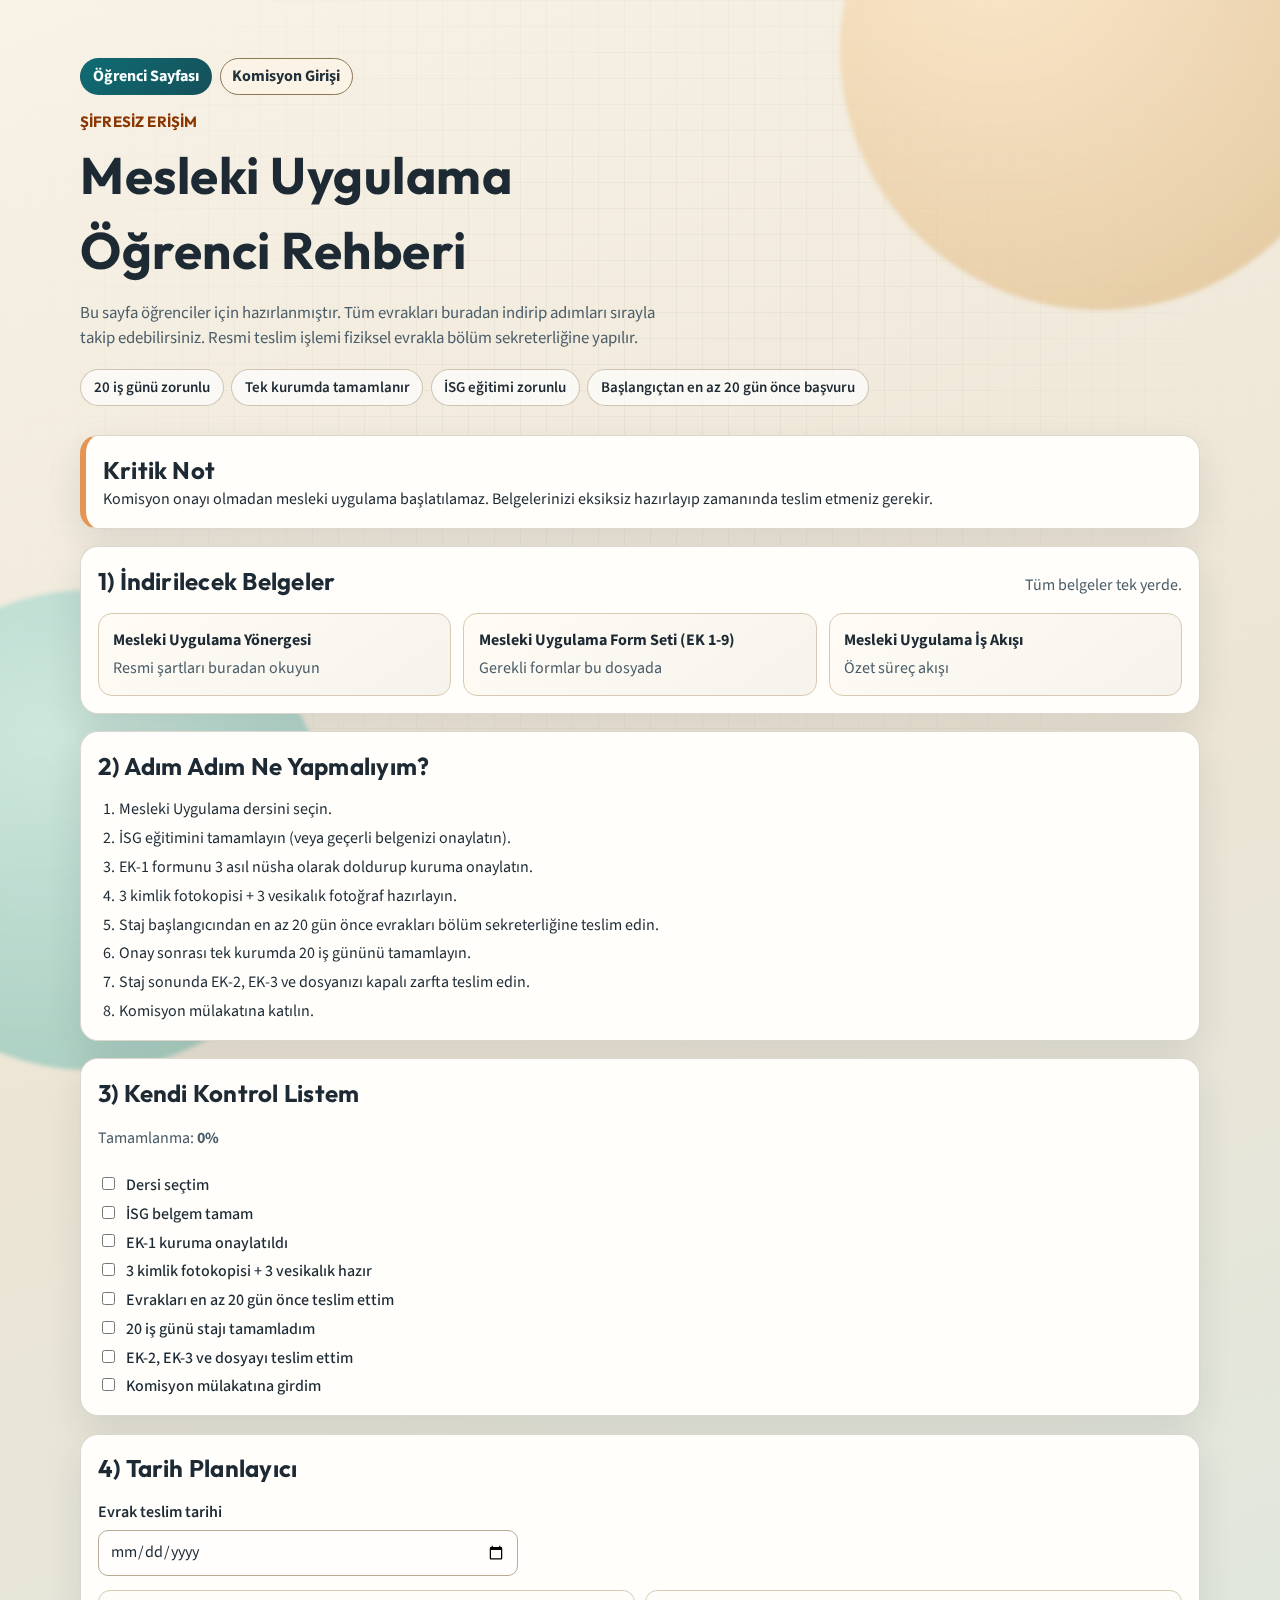
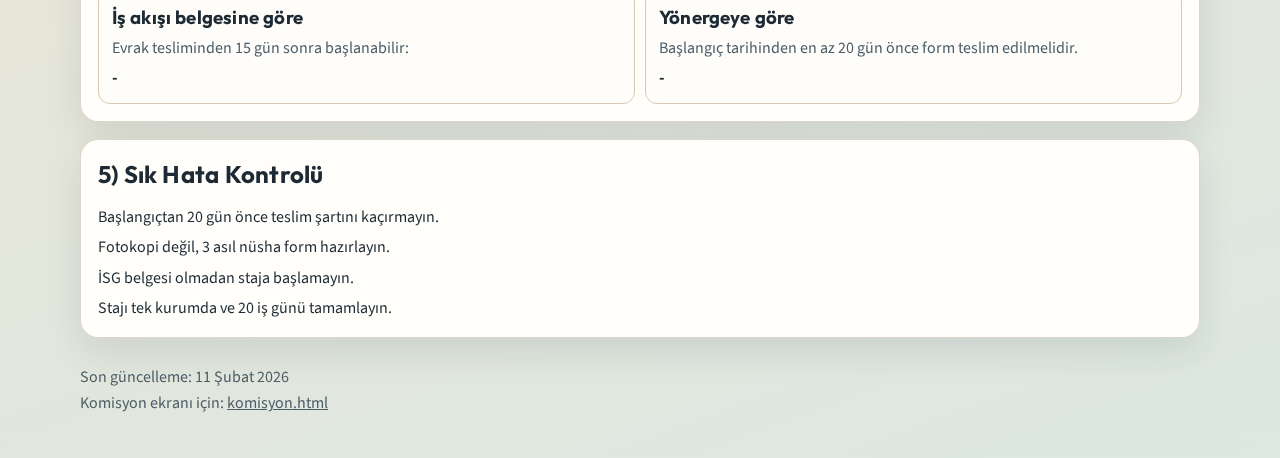
<file: index.html>
<!doctype html>
<html lang="tr">
<head>
  <meta charset="UTF-8" />
  <meta name="viewport" content="width=device-width, initial-scale=1.0" />
  <title>Mesleki Uygulama Öğrenci Sayfası</title>
  <meta
    name="description"
    content="Gazetecilik bölümü öğrencileri için mesleki uygulama sürecinde takip edilmesi gereken adımlar ve belgeler."
  />
  <link rel="preconnect" href="https://fonts.googleapis.com" />
  <link rel="preconnect" href="https://fonts.gstatic.com" crossorigin />
  <link
    href="https://fonts.googleapis.com/css2?family=Outfit:wght@300;400;500;600;700;800&family=Source+Sans+3:wght@400;500;600;700&display=swap"
    rel="stylesheet"
  />
  <link rel="stylesheet" href="styles.css" />
</head>
<body>
  <div class="bg-orb orb-1" aria-hidden="true"></div>
  <div class="bg-orb orb-2" aria-hidden="true"></div>
  <div class="bg-grid" aria-hidden="true"></div>

  <header class="hero container">
    <nav class="top-nav" aria-label="Sayfa bağlantıları">
      <a class="nav-chip active" href="index.html">Öğrenci Sayfası</a>
      <a class="nav-chip" href="komisyon.html">Komisyon Girişi</a>
    </nav>

    <p class="kicker">Şifresiz Erişim</p>
    <h1>Mesleki Uygulama Öğrenci Rehberi</h1>
    <p class="lead">
      Bu sayfa öğrenciler için hazırlanmıştır. Tüm evrakları buradan indirip adımları sırayla takip edebilirsiniz.
      Resmi teslim işlemi fiziksel evrakla bölüm sekreterliğine yapılır.
    </p>

    <div class="rule-chips">
      <span>20 iş günü zorunlu</span>
      <span>Tek kurumda tamamlanır</span>
      <span>İSG eğitimi zorunlu</span>
      <span>Başlangıçtan en az 20 gün önce başvuru</span>
    </div>
  </header>

  <main class="container stack-xl">
    <section class="card notice">
      <h2>Kritik Not</h2>
      <p>
        Komisyon onayı olmadan mesleki uygulama başlatılamaz. Belgelerinizi eksiksiz hazırlayıp zamanında teslim
        etmeniz gerekir.
      </p>
    </section>

    <section class="card stack-md">
      <div class="section-title-row">
        <h2>1) İndirilecek Belgeler</h2>
        <p class="muted">Tüm belgeler tek yerde.</p>
      </div>
      <div class="doc-grid">
        <a class="doc-card" href="docs/if-mesleki-uygulama-yonergesi.pdf" target="_blank" rel="noopener noreferrer">
          <strong>Mesleki Uygulama Yönergesi</strong>
          <span>Resmi şartları buradan okuyun</span>
        </a>
        <a class="doc-card" href="docs/mesleki-uygulama-formu_1.pdf" target="_blank" rel="noopener noreferrer">
          <strong>Mesleki Uygulama Form Seti (EK 1-9)</strong>
          <span>Gerekli formlar bu dosyada</span>
        </a>
        <a class="doc-card" href="docs/mesleki-uygulama-is-akisi.pdf" target="_blank" rel="noopener noreferrer">
          <strong>Mesleki Uygulama İş Akışı</strong>
          <span>Özet süreç akışı</span>
        </a>
      </div>
    </section>

    <section class="card stack-md">
      <h2>2) Adım Adım Ne Yapmalıyım?</h2>
      <ol class="steps-list">
        <li>Mesleki Uygulama dersini seçin.</li>
        <li>İSG eğitimini tamamlayın (veya geçerli belgenizi onaylatın).</li>
        <li>EK-1 formunu 3 asıl nüsha olarak doldurup kuruma onaylatın.</li>
        <li>3 kimlik fotokopisi + 3 vesikalık fotoğraf hazırlayın.</li>
        <li>Staj başlangıcından en az 20 gün önce evrakları bölüm sekreterliğine teslim edin.</li>
        <li>Onay sonrası tek kurumda 20 iş gününü tamamlayın.</li>
        <li>Staj sonunda EK-2, EK-3 ve dosyanızı kapalı zarfta teslim edin.</li>
        <li>Komisyon mülakatına katılın.</li>
      </ol>
    </section>

    <section class="card stack-md">
      <h2>3) Kendi Kontrol Listem</h2>
      <p class="panel-meta">Tamamlanma: <strong data-progress-for="student">0%</strong></p>
      <ul class="checklist" data-role="student">
        <li><label><input type="checkbox" data-key="student-1" /> Dersi seçtim</label></li>
        <li><label><input type="checkbox" data-key="student-2" /> İSG belgem tamam</label></li>
        <li><label><input type="checkbox" data-key="student-3" /> EK-1 kuruma onaylatıldı</label></li>
        <li><label><input type="checkbox" data-key="student-4" /> 3 kimlik fotokopisi + 3 vesikalık hazır</label></li>
        <li><label><input type="checkbox" data-key="student-5" /> Evrakları en az 20 gün önce teslim ettim</label></li>
        <li><label><input type="checkbox" data-key="student-6" /> 20 iş günü stajı tamamladım</label></li>
        <li><label><input type="checkbox" data-key="student-7" /> EK-2, EK-3 ve dosyayı teslim ettim</label></li>
        <li><label><input type="checkbox" data-key="student-8" /> Komisyon mülakatına girdim</label></li>
      </ul>
    </section>

    <section class="card stack-md">
      <h2>4) Tarih Planlayıcı</h2>
      <div class="planner-grid">
        <label for="submissionDate">Evrak teslim tarihi</label>
        <input id="submissionDate" type="date" />
      </div>
      <div class="result-grid">
        <article>
          <h3>İş akışı belgesine göre</h3>
          <p>Evrak tesliminden 15 gün sonra başlanabilir:</p>
          <strong id="datePlus15">-</strong>
        </article>
        <article>
          <h3>Yönergeye göre</h3>
          <p>Başlangıç tarihinden en az 20 gün önce form teslim edilmelidir.</p>
          <strong id="datePlus20">-</strong>
        </article>
      </div>
    </section>

    <section class="card stack-md">
      <h2>5) Sık Hata Kontrolü</h2>
      <ul class="checklist">
        <li>Başlangıçtan 20 gün önce teslim şartını kaçırmayın.</li>
        <li>Fotokopi değil, 3 asıl nüsha form hazırlayın.</li>
        <li>İSG belgesi olmadan staja başlamayın.</li>
        <li>Stajı tek kurumda ve 20 iş günü tamamlayın.</li>
      </ul>
    </section>
  </main>

  <footer class="container footer">
    <p>Son güncelleme: 11 Şubat 2026</p>
    <p>
      Komisyon ekranı için: <a href="komisyon.html">komisyon.html</a>
    </p>
  </footer>

  <script src="app.js"></script>
</body>
</html>
</file>
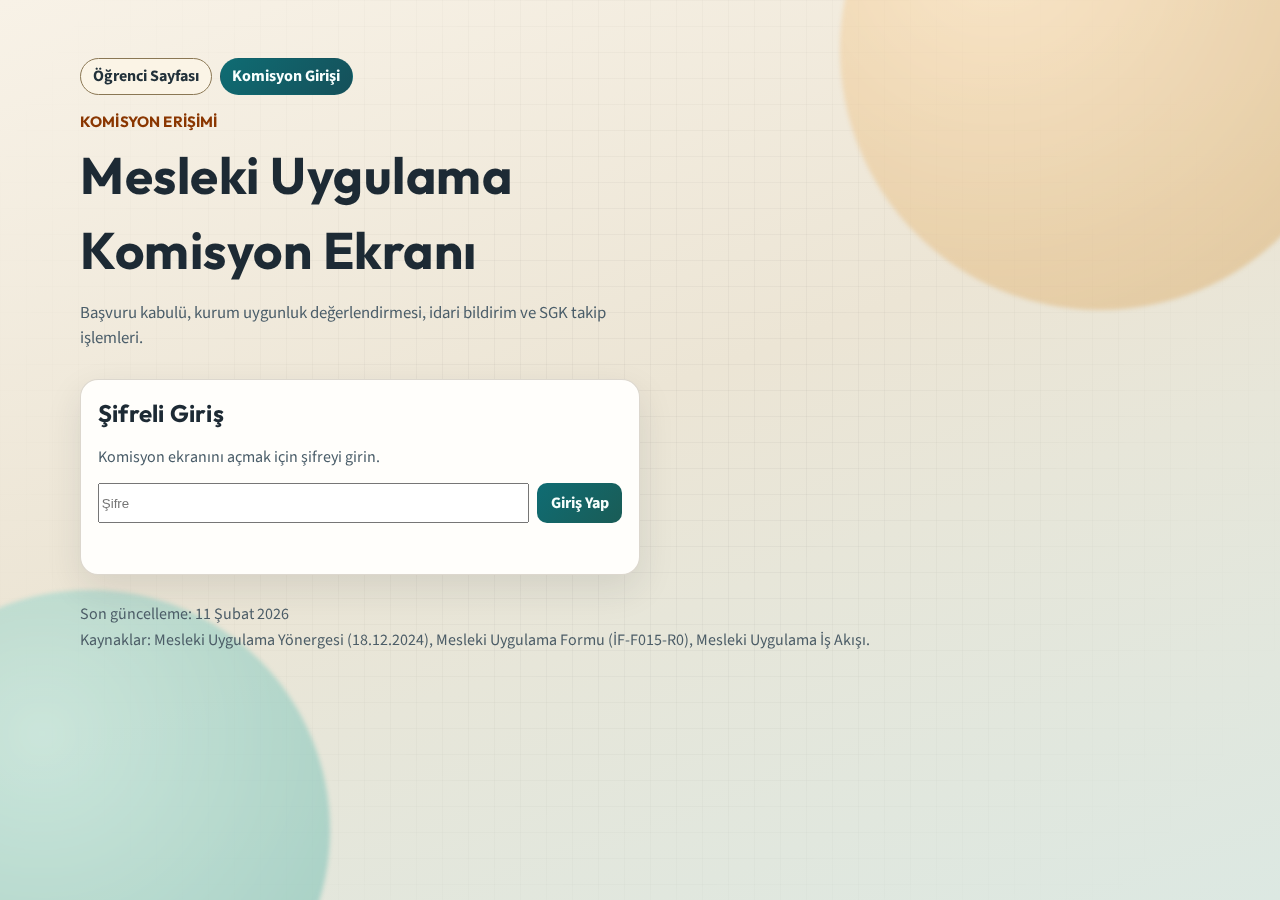
<file: komisyon/index.html>
<!doctype html>
<html lang="tr">
<head>
  <meta charset="UTF-8" />
  <meta name="viewport" content="width=device-width, initial-scale=1.0" />
  <title>Mesleki Uygulama Komisyon Ekranı</title>
  <meta
    name="description"
    content="Mesleki uygulama başvurularının kabul, değerlendirme ve idari bildirim süreçleri için komisyon ekranı."
  />
  <link rel="preconnect" href="https://fonts.googleapis.com" />
  <link rel="preconnect" href="https://fonts.gstatic.com" crossorigin />
  <link
    href="https://fonts.googleapis.com/css2?family=Outfit:wght@300;400;500;600;700;800&family=Source+Sans+3:wght@400;500;600;700&display=swap"
    rel="stylesheet"
  />
  <link rel="stylesheet" href="../styles.css" />
</head>
<body>
  <div class="bg-orb orb-1" aria-hidden="true"></div>
  <div class="bg-orb orb-2" aria-hidden="true"></div>
  <div class="bg-grid" aria-hidden="true"></div>

  <header class="hero container">
    <nav class="top-nav" aria-label="Sayfa bağlantıları">
      <a class="nav-chip" href="../ogrenci/">Öğrenci Sayfası</a>
      <a class="nav-chip active" href="../komisyon/">Komisyon Girişi</a>
    </nav>

    <p class="kicker">Komisyon Erişimi</p>
    <h1>Mesleki Uygulama Komisyon Ekranı</h1>
    <p class="lead">Başvuru kabulü, kurum uygunluk değerlendirmesi, idari bildirim ve SGK takip işlemleri.</p>
  </header>

  <main class="container stack-xl">
    <section id="authGate" class="card auth-card stack-md">
      <h2>Şifreli Giriş</h2>
      <p class="muted">Komisyon ekranını açmak için şifreyi girin.</p>
      <div class="auth-row">
        <input id="commissionPassword" type="password" placeholder="Şifre" autocomplete="current-password" />
        <button id="commissionLogin" type="button">Giriş Yap</button>
      </div>
      <p id="authMessage" class="auth-message" aria-live="polite"></p>
    </section>

    <div id="commissionContent" hidden>
      <section class="card stack-md">
        <div class="section-title-row">
          <h2>1) Belge Kabul ve Görev Akışı</h2>
          <button id="commissionLogout" type="button" class="ghost">Çıkış</button>
        </div>

        <div class="identity-grid">
          <label for="operatorName">İşlemi Yapan (Ad Soyad)</label>
          <input id="operatorName" type="text" placeholder="Örn. Ardıç Dağdelen" autocomplete="name" />
          <p id="syncMeta" class="meta-note">Son güncelleme: -</p>
        </div>

        <div class="tabs" role="tablist" aria-label="Rol sekmeleri">
          <button class="tab active" data-target="role-secretary" type="button">Bölüm Sekreteri</button>
          <button class="tab" data-target="role-assistant" type="button">Asistanlar</button>
          <button class="tab" data-target="role-faculty" type="button">Öğretim Üyeleri</button>
        </div>

        <section id="role-secretary" class="tab-panel active">
          <p class="panel-meta">Tamamlanma: <strong data-progress-for="secretary">0%</strong></p>
          <ul class="checklist" data-role="secretary">
            <li><label><input type="checkbox" data-key="secretary-1" /> Öğrencinin başvuru evraklarını teslim al</label></li>
            <li><label><input type="checkbox" data-key="secretary-2" /> Zorunlu ekleri ön kontrolden geçir (EK-1, fotoğraf, kimlik vb.)</label></li>
            <li><label><input type="checkbox" data-key="secretary-3" /> Eksik evrakı öğrenciye bildir ve asistan listesine işle</label></li>
            <li><label><input type="checkbox" data-key="secretary-4" /> Eksiksiz dosyayı araştırma görevlisine teslim et</label></li>
            <li><label><input type="checkbox" data-key="secretary-5" /> Teslim edilen dosyalar için günlük kayıt tut</label></li>
          </ul>
        </section>

        <section id="role-assistant" class="tab-panel">
          <p class="panel-meta">Tamamlanma: <strong data-progress-for="assistant">0%</strong></p>
          <ul class="checklist" data-role="assistant">
            <li><label><input type="checkbox" data-key="assistant-1" /> Öğrenci başvuru formlarını toplamak</label></li>
            <li><label><input type="checkbox" data-key="assistant-2" /> EK belgeleri kontrol etmek</label></li>
            <li><label><input type="checkbox" data-key="assistant-3" /> Eksik evrak varsa Sevde'ye bildirmek</label></li>
            <li><label><input type="checkbox" data-key="assistant-4" /> Başvuru Excel listesini tutmak</label></li>
            <li><label><input type="checkbox" data-key="assistant-5" /> Onaya hazır dosyaları öğretim üyesine iletmek</label></li>
            <li><label><input type="checkbox" data-key="assistant-6" /> Onaylanan öğrencileri idari birime Birgül yazısıyla bildirmek</label></li>
            <li><label><input type="checkbox" data-key="assistant-7" /> SGK süreci takibini Birgül üzerinden yürütmek</label></li>
          </ul>
        </section>

        <section id="role-faculty" class="tab-panel">
          <p class="panel-meta">Tamamlanma: <strong data-progress-for="faculty">0%</strong></p>
          <ul class="checklist" data-role="faculty">
            <li><label><input type="checkbox" data-key="faculty-1" /> Kurum aramalarını yapmak</label></li>
            <li><label><input type="checkbox" data-key="faculty-2" /> Kurumun yönergeye uygunluğunu onaylamak</label></li>
            <li><label><input type="checkbox" data-key="faculty-3" /> Online staj imkanına karar vermek</label></li>
            <li><label><input type="checkbox" data-key="faculty-4" /> Öğrenci mülakatını yapmak</label></li>
            <li><label><input type="checkbox" data-key="faculty-5" /> Onaylanan öğrencileri idari birime resmi yazıyla iletmek</label></li>
          </ul>
        </section>
      </section>

      <section class="card stack-md">
        <h2>2) Belge Kontrol Matrisi</h2>
        <div class="table-wrap">
          <table>
            <thead>
              <tr>
                <th>Belge</th>
                <th>Ne zaman</th>
                <th>Kim hazırlar</th>
                <th>Kim kontrol eder</th>
              </tr>
            </thead>
            <tbody>
              <tr>
                <td>EK-1 Mesleki Uygulama Formu (3 asıl nüsha)</td>
                <td>Başvurudan önce</td>
                <td>Öğrenci + Kurum Yetkilisi</td>
                <td>Bölüm Sekreteri / Asistan</td>
              </tr>
              <tr>
                <td>3 kimlik fotokopisi + 3 vesikalık</td>
                <td>EK-1 ile birlikte</td>
                <td>Öğrenci</td>
                <td>Bölüm Sekreteri</td>
              </tr>
              <tr>
                <td>İSG Belgesi / EK-8 teyidi</td>
                <td>Staj başlangıcından önce</td>
                <td>Öğrenci + İSG Birimi</td>
                <td>Komisyon</td>
              </tr>
              <tr>
                <td>EK-9 İşletme ve Öğrenci Bilgileri Tespit Formu</td>
                <td>Başvuru aşaması</td>
                <td>İşletme</td>
                <td>Asistan / Komisyon</td>
              </tr>
              <tr>
                <td>EK-2 İşyeri Değerlendirme + EK-3 Devam Çizelgesi (kapalı zarf)</td>
                <td>20 iş günü sonrası</td>
                <td>İşyeri Yetkilisi</td>
                <td>Bölüm Komisyonu</td>
              </tr>
              <tr>
                <td>Mesleki Uygulama Dosyası (EK-7 serisi)</td>
                <td>Staj bitiminde</td>
                <td>Öğrenci</td>
                <td>Bölüm Komisyonu</td>
              </tr>
            </tbody>
          </table>
        </div>
      </section>

      <section class="card stack-md">
        <h2>3) Kurum Uygunluk Ön Kararı</h2>
        <p class="muted">Tüm zorunlu kriterler sağlandığında dosya onaya hazır görünür.</p>

        <div class="quick-form">
          <label>Öğrenci Ad Soyad <input type="text" id="studentName" placeholder="Örn. Ayşe Yılmaz" /></label>
          <label>Öğrenci No <input type="text" id="studentNo" placeholder="Örn. 202112345" /></label>
          <label>Kurum Adı <input type="text" id="companyName" placeholder="Örn. X Haber Ajansı" /></label>
          <label>Başlangıç Tarihi <input type="date" id="startDate" /></label>
          <label>Bitiş Tarihi <input type="date" id="endDate" /></label>
        </div>

        <ul class="checklist decision-list" id="decisionChecklist">
          <li><label><input type="checkbox" data-decision="must" data-key="decision-must-isg" /> İSG belgesi mevcut</label></li>
          <li><label><input type="checkbox" data-decision="must" data-key="decision-must-ekler" /> EK belgeler ve kimlik/fotoğraf seti tam</label></li>
          <li><label><input type="checkbox" data-decision="must" data-key="decision-must-kurum" /> Kurum mevzuata uygun (İstanbul veya USP istisnası)</label></li>
          <li><label><input type="checkbox" data-decision="must" data-key="decision-must-yakinlik" /> Öğrenci kendi/yakınına ait ya da çalıştığı kurumda değil</label></li>
          <li><label><input type="checkbox" data-decision="must" data-key="decision-must-20gun" /> 20 iş günü tek kurumda planlandı</label></li>
          <li><label><input type="checkbox" data-decision="must" data-key="decision-must-basvuru" /> Başlangıç tarihinden en az 20 gün önce başvuru yapılmış</label></li>
          <li>
            <label>
              <input type="checkbox" id="isOnline" data-key="decision-is-online" />
              Online staj planı var
            </label>
          </li>
          <li>
            <label>
              <input type="checkbox" id="onlineApproved" data-key="decision-online-approved" />
              Online staj için bölüm komisyon onayı alındı
            </label>
          </li>
        </ul>

        <div class="decision-box" id="decisionBox" aria-live="polite">
          Ön karar: <strong>Kontrol bekleniyor</strong>
        </div>

        <div class="button-row">
          <button id="copyNotice" type="button">Birgül Yazısı Taslağını Kopyala</button>
          <button id="resetChecks" type="button" class="ghost">Kontrolleri Sıfırla</button>
        </div>
      </section>

      <section class="card stack-md">
        <div class="section-title-row">
          <h2>4) Başvuru Takip Listesi (Excel Yardımcısı)</h2>
          <p class="muted">Bu tablo tarayıcıda tutulur, CSV olarak indirilebilir.</p>
        </div>

        <div class="button-row">
          <button id="addRow" type="button">Yeni Satır</button>
          <button id="exportCsv" type="button">CSV İndir</button>
          <button id="clearRows" type="button" class="ghost">Tabloyu Temizle</button>
        </div>

        <div class="table-wrap">
          <table id="trackerTable">
            <thead>
              <tr>
                <th>Ad Soyad</th>
                <th>Öğrenci No</th>
                <th>Kurum</th>
                <th>Başlangıç</th>
                <th>Bitiş</th>
                <th>Evrak Durumu</th>
                <th>Komisyon</th>
                <th>İdari Bildirim</th>
                <th>Not</th>
                <th>Sil</th>
              </tr>
            </thead>
            <tbody id="trackerBody"></tbody>
          </table>
        </div>
      </section>
    </div>
  </main>

  <footer class="container footer">
    <p>Son güncelleme: 11 Şubat 2026</p>
    <p>
      Kaynaklar: Mesleki Uygulama Yönergesi (18.12.2024), Mesleki Uygulama Formu (İF-F015-R0), Mesleki Uygulama İş Akışı.
    </p>
  </footer>

  <script src="../commission-sync-config.js"></script>
  <script src="../app.js"></script>
</body>
</html>
</file>
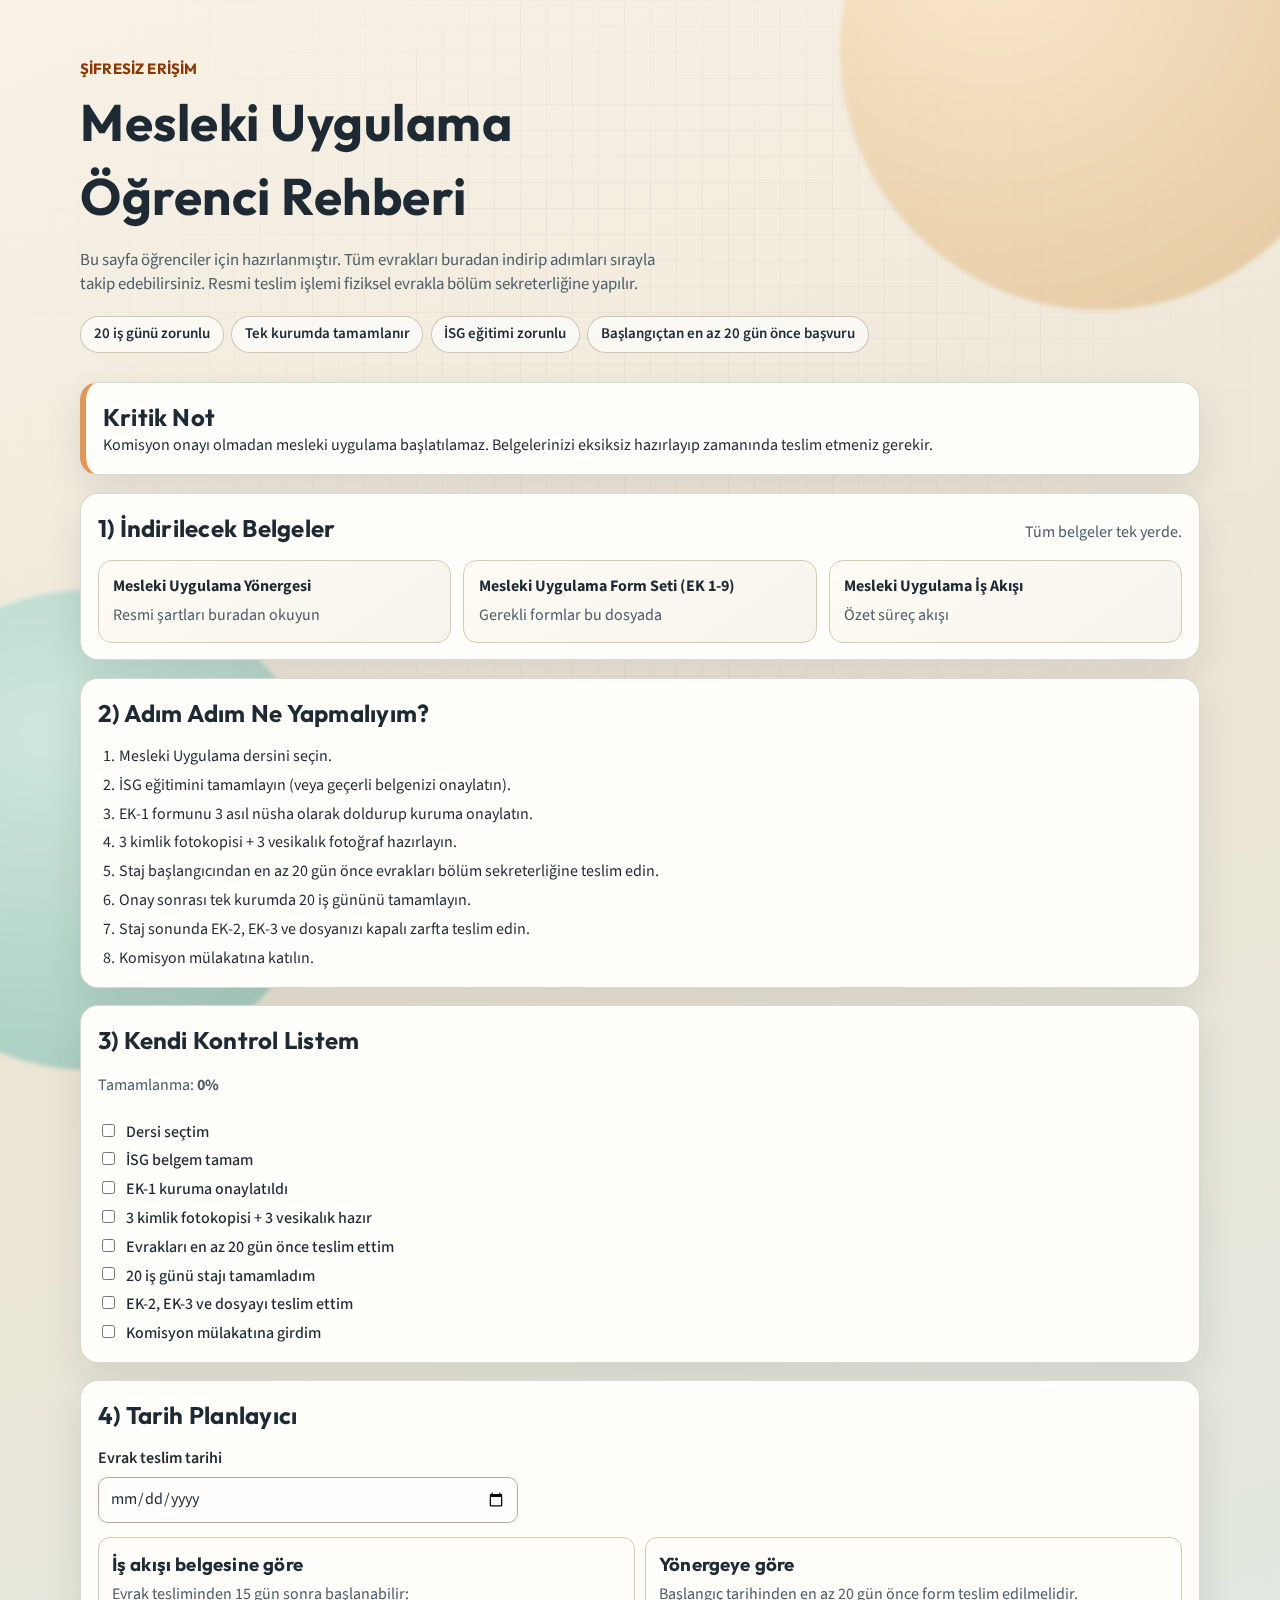
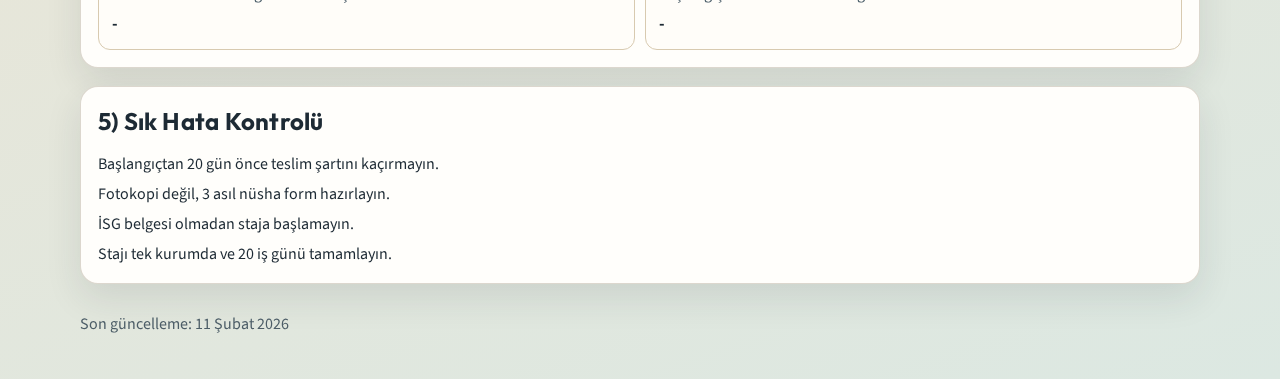
<file: ogrenci/index.html>
<!doctype html>
<html lang="tr">
<head>
  <meta charset="UTF-8" />
  <meta name="viewport" content="width=device-width, initial-scale=1.0" />
  <title>Mesleki Uygulama Öğrenci Sayfası</title>
  <meta
    name="description"
    content="Gazetecilik bölümü öğrencileri için mesleki uygulama sürecinde takip edilmesi gereken adımlar ve belgeler."
  />
  <link rel="preconnect" href="https://fonts.googleapis.com" />
  <link rel="preconnect" href="https://fonts.gstatic.com" crossorigin />
  <link
    href="https://fonts.googleapis.com/css2?family=Outfit:wght@300;400;500;600;700;800&family=Source+Sans+3:wght@400;500;600;700&display=swap"
    rel="stylesheet"
  />
  <link rel="stylesheet" href="../styles.css" />
</head>
<body>
  <div class="bg-orb orb-1" aria-hidden="true"></div>
  <div class="bg-orb orb-2" aria-hidden="true"></div>
  <div class="bg-grid" aria-hidden="true"></div>

  <header class="hero container">
    <p class="kicker">Şifresiz Erişim</p>
    <h1>Mesleki Uygulama Öğrenci Rehberi</h1>
    <p class="lead">
      Bu sayfa öğrenciler için hazırlanmıştır. Tüm evrakları buradan indirip adımları sırayla takip edebilirsiniz.
      Resmi teslim işlemi fiziksel evrakla bölüm sekreterliğine yapılır.
    </p>

    <div class="rule-chips">
      <span>20 iş günü zorunlu</span>
      <span>Tek kurumda tamamlanır</span>
      <span>İSG eğitimi zorunlu</span>
      <span>Başlangıçtan en az 20 gün önce başvuru</span>
    </div>
  </header>

  <main class="container stack-xl">
    <section class="card notice">
      <h2>Kritik Not</h2>
      <p>
        Komisyon onayı olmadan mesleki uygulama başlatılamaz. Belgelerinizi eksiksiz hazırlayıp zamanında teslim
        etmeniz gerekir.
      </p>
    </section>

    <section class="card stack-md">
      <div class="section-title-row">
        <h2>1) İndirilecek Belgeler</h2>
        <p class="muted">Tüm belgeler tek yerde.</p>
      </div>
      <div class="doc-grid">
        <a class="doc-card" href="../docs/if-mesleki-uygulama-yonergesi.pdf" target="_blank" rel="noopener noreferrer">
          <strong>Mesleki Uygulama Yönergesi</strong>
          <span>Resmi şartları buradan okuyun</span>
        </a>
        <a class="doc-card" href="../docs/mesleki-uygulama-formu_1.pdf" target="_blank" rel="noopener noreferrer">
          <strong>Mesleki Uygulama Form Seti (EK 1-9)</strong>
          <span>Gerekli formlar bu dosyada</span>
        </a>
        <a class="doc-card" href="../docs/mesleki-uygulama-is-akisi.pdf" target="_blank" rel="noopener noreferrer">
          <strong>Mesleki Uygulama İş Akışı</strong>
          <span>Özet süreç akışı</span>
        </a>
      </div>
    </section>

    <section class="card stack-md">
      <h2>2) Adım Adım Ne Yapmalıyım?</h2>
      <ol class="steps-list">
        <li>Mesleki Uygulama dersini seçin.</li>
        <li>İSG eğitimini tamamlayın (veya geçerli belgenizi onaylatın).</li>
        <li>EK-1 formunu 3 asıl nüsha olarak doldurup kuruma onaylatın.</li>
        <li>3 kimlik fotokopisi + 3 vesikalık fotoğraf hazırlayın.</li>
        <li>Staj başlangıcından en az 20 gün önce evrakları bölüm sekreterliğine teslim edin.</li>
        <li>Onay sonrası tek kurumda 20 iş gününü tamamlayın.</li>
        <li>Staj sonunda EK-2, EK-3 ve dosyanızı kapalı zarfta teslim edin.</li>
        <li>Komisyon mülakatına katılın.</li>
      </ol>
    </section>

    <section class="card stack-md">
      <h2>3) Kendi Kontrol Listem</h2>
      <p class="panel-meta">Tamamlanma: <strong data-progress-for="student">0%</strong></p>
      <ul class="checklist" data-role="student">
        <li><label><input type="checkbox" data-key="student-1" /> Dersi seçtim</label></li>
        <li><label><input type="checkbox" data-key="student-2" /> İSG belgem tamam</label></li>
        <li><label><input type="checkbox" data-key="student-3" /> EK-1 kuruma onaylatıldı</label></li>
        <li><label><input type="checkbox" data-key="student-4" /> 3 kimlik fotokopisi + 3 vesikalık hazır</label></li>
        <li><label><input type="checkbox" data-key="student-5" /> Evrakları en az 20 gün önce teslim ettim</label></li>
        <li><label><input type="checkbox" data-key="student-6" /> 20 iş günü stajı tamamladım</label></li>
        <li><label><input type="checkbox" data-key="student-7" /> EK-2, EK-3 ve dosyayı teslim ettim</label></li>
        <li><label><input type="checkbox" data-key="student-8" /> Komisyon mülakatına girdim</label></li>
      </ul>
    </section>

    <section class="card stack-md">
      <h2>4) Tarih Planlayıcı</h2>
      <div class="planner-grid">
        <label for="submissionDate">Evrak teslim tarihi</label>
        <input id="submissionDate" type="date" />
      </div>
      <div class="result-grid">
        <article>
          <h3>İş akışı belgesine göre</h3>
          <p>Evrak tesliminden 15 gün sonra başlanabilir:</p>
          <strong id="datePlus15">-</strong>
        </article>
        <article>
          <h3>Yönergeye göre</h3>
          <p>Başlangıç tarihinden en az 20 gün önce form teslim edilmelidir.</p>
          <strong id="datePlus20">-</strong>
        </article>
      </div>
    </section>

    <section class="card stack-md">
      <h2>5) Sık Hata Kontrolü</h2>
      <ul class="checklist">
        <li>Başlangıçtan 20 gün önce teslim şartını kaçırmayın.</li>
        <li>Fotokopi değil, 3 asıl nüsha form hazırlayın.</li>
        <li>İSG belgesi olmadan staja başlamayın.</li>
        <li>Stajı tek kurumda ve 20 iş günü tamamlayın.</li>
      </ul>
    </section>
  </main>

  <footer class="container footer">
    <p>Son güncelleme: 11 Şubat 2026</p>
  </footer>

  <script src="../app.js"></script>
</body>
</html>
</file>
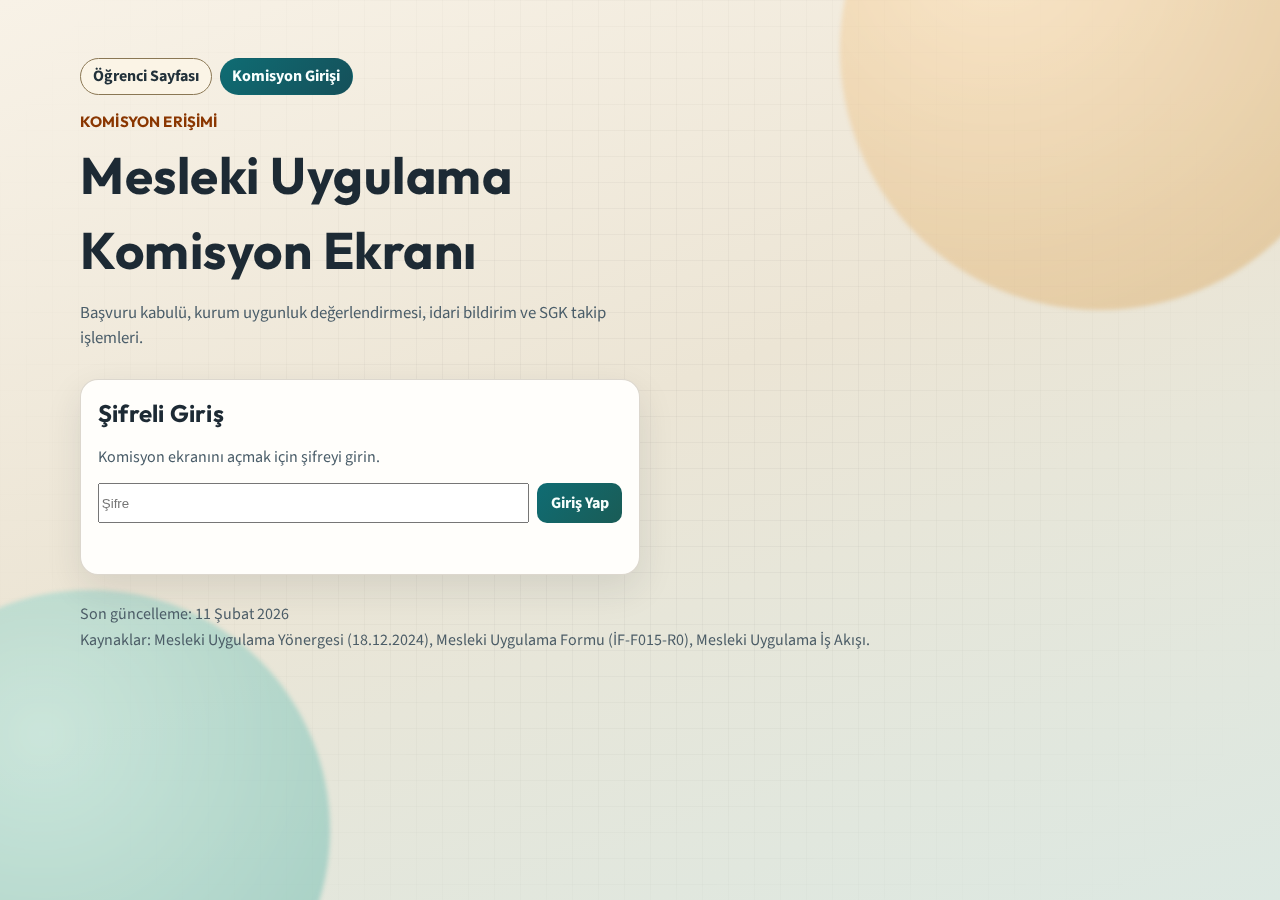
<file: komisyon.html>
<!doctype html>
<html lang="tr">
<head>
  <meta charset="UTF-8" />
  <meta name="viewport" content="width=device-width, initial-scale=1.0" />
  <title>Mesleki Uygulama Komisyon Ekranı</title>
  <meta
    name="description"
    content="Mesleki uygulama başvurularının kabul, değerlendirme ve idari bildirim süreçleri için komisyon ekranı."
  />
  <link rel="preconnect" href="https://fonts.googleapis.com" />
  <link rel="preconnect" href="https://fonts.gstatic.com" crossorigin />
  <link
    href="https://fonts.googleapis.com/css2?family=Outfit:wght@300;400;500;600;700;800&family=Source+Sans+3:wght@400;500;600;700&display=swap"
    rel="stylesheet"
  />
  <link rel="stylesheet" href="styles.css" />
</head>
<body>
  <div class="bg-orb orb-1" aria-hidden="true"></div>
  <div class="bg-orb orb-2" aria-hidden="true"></div>
  <div class="bg-grid" aria-hidden="true"></div>

  <header class="hero container">
    <nav class="top-nav" aria-label="Sayfa bağlantıları">
      <a class="nav-chip" href="index.html">Öğrenci Sayfası</a>
      <a class="nav-chip active" href="komisyon.html">Komisyon Girişi</a>
    </nav>

    <p class="kicker">Komisyon Erişimi</p>
    <h1>Mesleki Uygulama Komisyon Ekranı</h1>
    <p class="lead">Başvuru kabulü, kurum uygunluk değerlendirmesi, idari bildirim ve SGK takip işlemleri.</p>
  </header>

  <main class="container stack-xl">
    <section id="authGate" class="card auth-card stack-md">
      <h2>Şifreli Giriş</h2>
      <p class="muted">Komisyon ekranını açmak için şifreyi girin.</p>
      <div class="auth-row">
        <input id="commissionPassword" type="password" placeholder="Şifre" autocomplete="current-password" />
        <button id="commissionLogin" type="button">Giriş Yap</button>
      </div>
      <p id="authMessage" class="auth-message" aria-live="polite"></p>
    </section>

    <div id="commissionContent" hidden>
      <section class="card stack-md">
        <div class="section-title-row">
          <h2>1) Belge Kabul ve Görev Akışı</h2>
          <button id="commissionLogout" type="button" class="ghost">Çıkış</button>
        </div>

        <div class="tabs" role="tablist" aria-label="Rol sekmeleri">
          <button class="tab active" data-target="role-secretary" type="button">Bölüm Sekreteri</button>
          <button class="tab" data-target="role-assistant" type="button">Asistanlar</button>
          <button class="tab" data-target="role-faculty" type="button">Öğretim Üyeleri</button>
        </div>

        <section id="role-secretary" class="tab-panel active">
          <p class="panel-meta">Tamamlanma: <strong data-progress-for="secretary">0%</strong></p>
          <ul class="checklist" data-role="secretary">
            <li><label><input type="checkbox" data-key="secretary-1" /> Öğrencinin başvuru evraklarını teslim al</label></li>
            <li><label><input type="checkbox" data-key="secretary-2" /> Zorunlu ekleri ön kontrolden geçir (EK-1, fotoğraf, kimlik vb.)</label></li>
            <li><label><input type="checkbox" data-key="secretary-3" /> Eksik evrakı öğrenciye bildir ve asistan listesine işle</label></li>
            <li><label><input type="checkbox" data-key="secretary-4" /> Eksiksiz dosyayı araştırma görevlisine teslim et</label></li>
            <li><label><input type="checkbox" data-key="secretary-5" /> Teslim edilen dosyalar için günlük kayıt tut</label></li>
          </ul>
        </section>

        <section id="role-assistant" class="tab-panel">
          <p class="panel-meta">Tamamlanma: <strong data-progress-for="assistant">0%</strong></p>
          <ul class="checklist" data-role="assistant">
            <li><label><input type="checkbox" data-key="assistant-1" /> Öğrenci başvuru formlarını toplamak</label></li>
            <li><label><input type="checkbox" data-key="assistant-2" /> EK belgeleri kontrol etmek</label></li>
            <li><label><input type="checkbox" data-key="assistant-3" /> Eksik evrak varsa Sevde'ye bildirmek</label></li>
            <li><label><input type="checkbox" data-key="assistant-4" /> Başvuru Excel listesini tutmak</label></li>
            <li><label><input type="checkbox" data-key="assistant-5" /> Onaya hazır dosyaları öğretim üyesine iletmek</label></li>
            <li><label><input type="checkbox" data-key="assistant-6" /> Onaylanan öğrencileri idari birime Birgül yazısıyla bildirmek</label></li>
            <li><label><input type="checkbox" data-key="assistant-7" /> SGK süreci takibini Birgül üzerinden yürütmek</label></li>
          </ul>
        </section>

        <section id="role-faculty" class="tab-panel">
          <p class="panel-meta">Tamamlanma: <strong data-progress-for="faculty">0%</strong></p>
          <ul class="checklist" data-role="faculty">
            <li><label><input type="checkbox" data-key="faculty-1" /> Kurum aramalarını yapmak</label></li>
            <li><label><input type="checkbox" data-key="faculty-2" /> Kurumun yönergeye uygunluğunu onaylamak</label></li>
            <li><label><input type="checkbox" data-key="faculty-3" /> Online staj imkanına karar vermek</label></li>
            <li><label><input type="checkbox" data-key="faculty-4" /> Öğrenci mülakatını yapmak</label></li>
            <li><label><input type="checkbox" data-key="faculty-5" /> Onaylanan öğrencileri idari birime resmi yazıyla iletmek</label></li>
          </ul>
        </section>
      </section>

      <section class="card stack-md">
        <h2>2) Belge Kontrol Matrisi</h2>
        <div class="table-wrap">
          <table>
            <thead>
              <tr>
                <th>Belge</th>
                <th>Ne zaman</th>
                <th>Kim hazırlar</th>
                <th>Kim kontrol eder</th>
              </tr>
            </thead>
            <tbody>
              <tr>
                <td>EK-1 Mesleki Uygulama Formu (3 asıl nüsha)</td>
                <td>Başvurudan önce</td>
                <td>Öğrenci + Kurum Yetkilisi</td>
                <td>Bölüm Sekreteri / Asistan</td>
              </tr>
              <tr>
                <td>3 kimlik fotokopisi + 3 vesikalık</td>
                <td>EK-1 ile birlikte</td>
                <td>Öğrenci</td>
                <td>Bölüm Sekreteri</td>
              </tr>
              <tr>
                <td>İSG Belgesi / EK-8 teyidi</td>
                <td>Staj başlangıcından önce</td>
                <td>Öğrenci + İSG Birimi</td>
                <td>Komisyon</td>
              </tr>
              <tr>
                <td>EK-9 İşletme ve Öğrenci Bilgileri Tespit Formu</td>
                <td>Başvuru aşaması</td>
                <td>İşletme</td>
                <td>Asistan / Komisyon</td>
              </tr>
              <tr>
                <td>EK-2 İşyeri Değerlendirme + EK-3 Devam Çizelgesi (kapalı zarf)</td>
                <td>20 iş günü sonrası</td>
                <td>İşyeri Yetkilisi</td>
                <td>Bölüm Komisyonu</td>
              </tr>
              <tr>
                <td>Mesleki Uygulama Dosyası (EK-7 serisi)</td>
                <td>Staj bitiminde</td>
                <td>Öğrenci</td>
                <td>Bölüm Komisyonu</td>
              </tr>
            </tbody>
          </table>
        </div>
      </section>

      <section class="card stack-md">
        <h2>3) Kurum Uygunluk Ön Kararı</h2>
        <p class="muted">Tüm zorunlu kriterler sağlandığında dosya onaya hazır görünür.</p>

        <div class="quick-form">
          <label>Öğrenci Ad Soyad <input type="text" id="studentName" placeholder="Örn. Ayşe Yılmaz" /></label>
          <label>Öğrenci No <input type="text" id="studentNo" placeholder="Örn. 202112345" /></label>
          <label>Kurum Adı <input type="text" id="companyName" placeholder="Örn. X Haber Ajansı" /></label>
          <label>Başlangıç Tarihi <input type="date" id="startDate" /></label>
          <label>Bitiş Tarihi <input type="date" id="endDate" /></label>
        </div>

        <ul class="checklist decision-list" id="decisionChecklist">
          <li><label><input type="checkbox" data-decision="must" /> İSG belgesi mevcut</label></li>
          <li><label><input type="checkbox" data-decision="must" /> EK belgeler ve kimlik/fotoğraf seti tam</label></li>
          <li><label><input type="checkbox" data-decision="must" /> Kurum mevzuata uygun (İstanbul veya USP istisnası)</label></li>
          <li><label><input type="checkbox" data-decision="must" /> Öğrenci kendi/yakınına ait ya da çalıştığı kurumda değil</label></li>
          <li><label><input type="checkbox" data-decision="must" /> 20 iş günü tek kurumda planlandı</label></li>
          <li><label><input type="checkbox" data-decision="must" /> Başlangıç tarihinden en az 20 gün önce başvuru yapılmış</label></li>
          <li>
            <label>
              <input type="checkbox" id="isOnline" />
              Online staj planı var
            </label>
          </li>
          <li>
            <label>
              <input type="checkbox" id="onlineApproved" />
              Online staj için bölüm komisyon onayı alındı
            </label>
          </li>
        </ul>

        <div class="decision-box" id="decisionBox" aria-live="polite">
          Ön karar: <strong>Kontrol bekleniyor</strong>
        </div>

        <div class="button-row">
          <button id="copyNotice" type="button">Birgül Yazısı Taslağını Kopyala</button>
          <button id="resetChecks" type="button" class="ghost">Kontrolleri Sıfırla</button>
        </div>
      </section>

      <section class="card stack-md">
        <div class="section-title-row">
          <h2>4) Başvuru Takip Listesi (Excel Yardımcısı)</h2>
          <p class="muted">Bu tablo tarayıcıda tutulur, CSV olarak indirilebilir.</p>
        </div>

        <div class="button-row">
          <button id="addRow" type="button">Yeni Satır</button>
          <button id="exportCsv" type="button">CSV İndir</button>
          <button id="clearRows" type="button" class="ghost">Tabloyu Temizle</button>
        </div>

        <div class="table-wrap">
          <table id="trackerTable">
            <thead>
              <tr>
                <th>Ad Soyad</th>
                <th>Öğrenci No</th>
                <th>Kurum</th>
                <th>Başlangıç</th>
                <th>Bitiş</th>
                <th>Evrak Durumu</th>
                <th>Komisyon</th>
                <th>İdari Bildirim</th>
                <th>Not</th>
                <th>Sil</th>
              </tr>
            </thead>
            <tbody id="trackerBody"></tbody>
          </table>
        </div>
      </section>
    </div>
  </main>

  <footer class="container footer">
    <p>Son güncelleme: 11 Şubat 2026</p>
    <p>
      Kaynaklar: Mesleki Uygulama Yönergesi (18.12.2024), Mesleki Uygulama Formu (İF-F015-R0), Mesleki Uygulama İş Akışı.
    </p>
  </footer>

  <script src="app.js"></script>
</body>
</html>
</file>
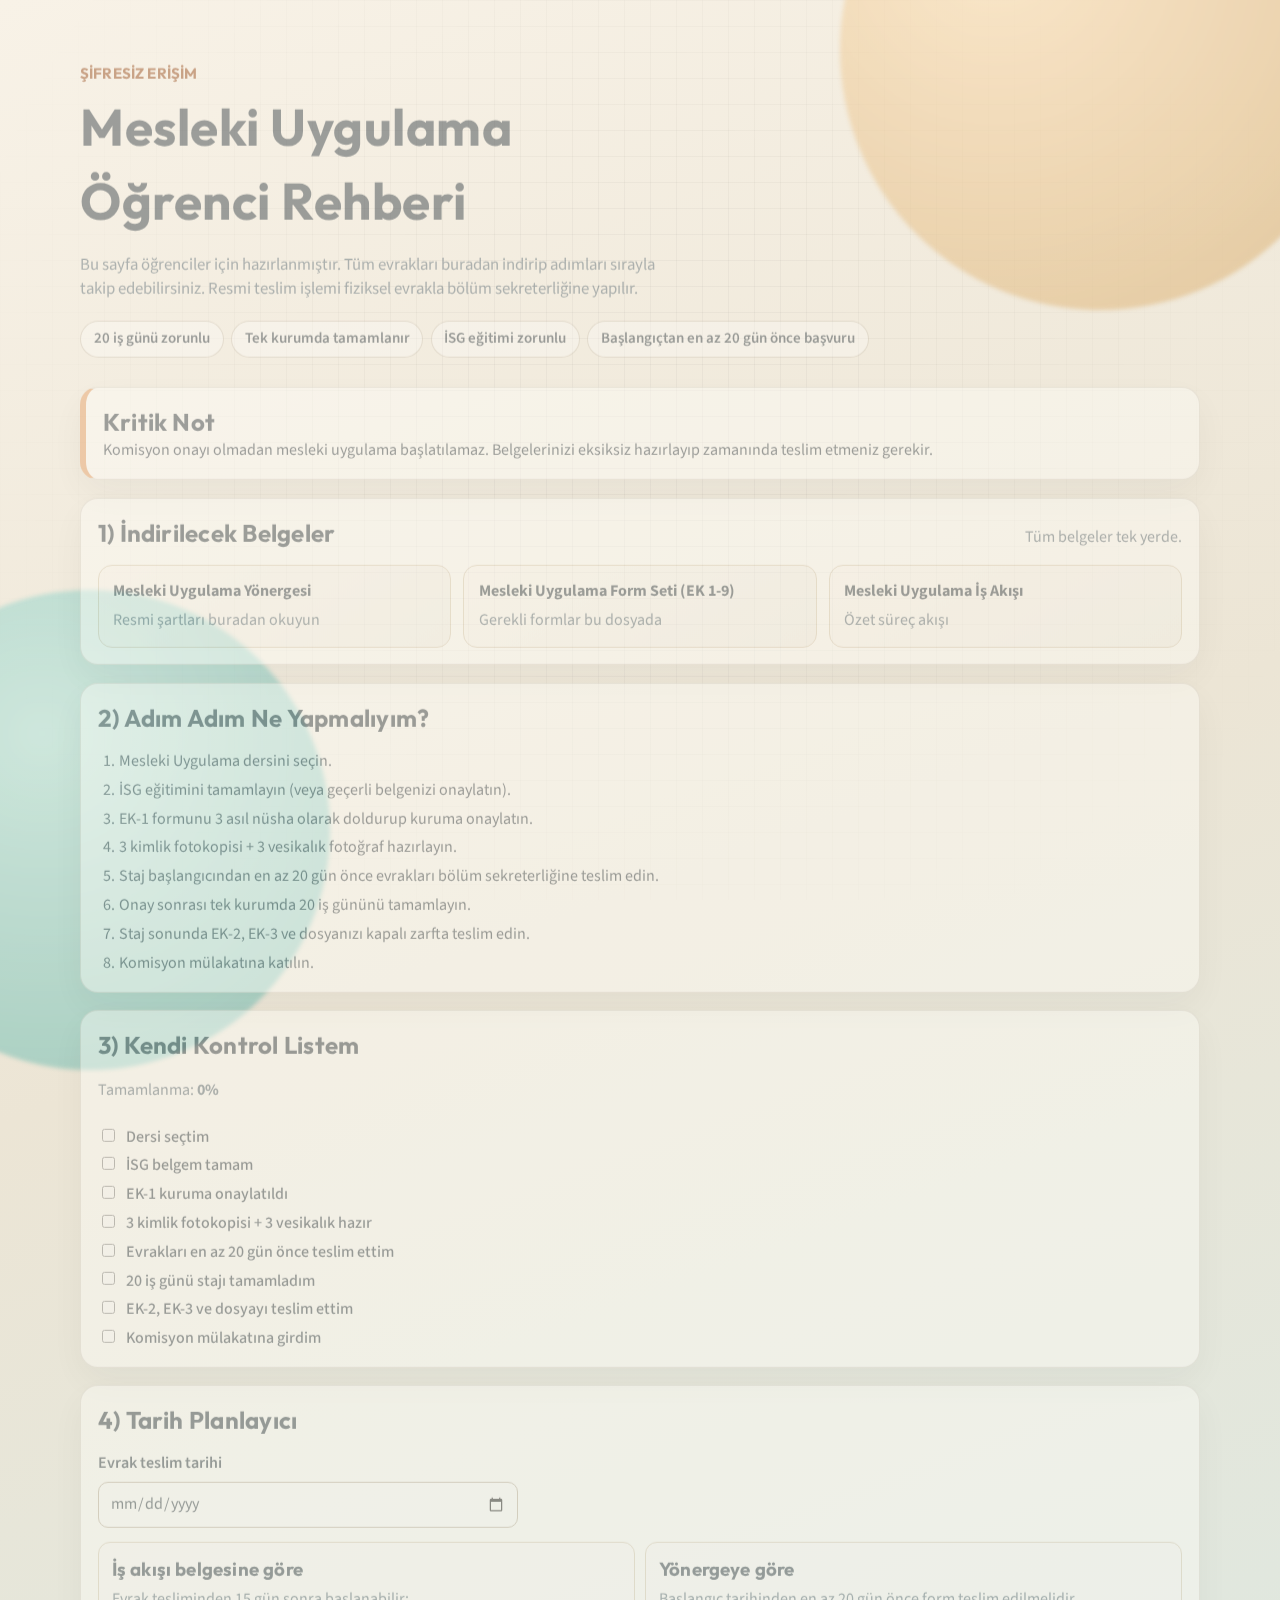
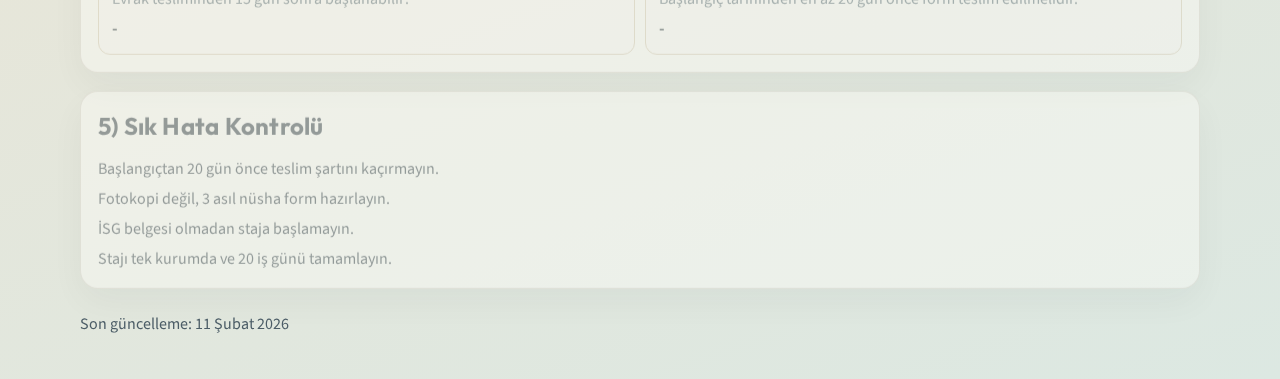
<file: ogrenci.html>
<!doctype html>
<html lang="tr">
<head>
  <meta charset="UTF-8" />
  <meta http-equiv="refresh" content="0; url=ogrenci/" />
  <meta name="viewport" content="width=device-width, initial-scale=1.0" />
  <title>Yönlendiriliyor</title>
</head>
<body>
  <p>Öğrenci sayfasına yönlendiriliyorsunuz: <a href="ogrenci/">ogrenci/</a></p>
</body>
</html>
</file>
<file: styles.css>
:root {
  --bg: #f4efe4;
  --bg-soft: #fcfaf5;
  --ink: #1d2a34;
  --ink-muted: #4a5d69;
  --card: #fffefb;
  --line: #d8cab0;
  --accent: #0f6c73;
  --accent-soft: #dff2f4;
  --warning: #9c3000;
  --radius: 18px;
  --shadow: 0 14px 36px rgba(37, 49, 58, 0.11);
}

* {
  box-sizing: border-box;
}

html,
body {
  margin: 0;
  padding: 0;
}

body {
  min-height: 100vh;
  font-family: "Source Sans 3", "Trebuchet MS", sans-serif;
  color: var(--ink);
  background: linear-gradient(160deg, #f8f2e7 0%, #ece5d5 46%, #dce8e2 100%);
  line-height: 1.45;
  overflow-x: hidden;
}

h1,
h2,
h3,
.kicker {
  font-family: "Outfit", "Avenir Next", sans-serif;
  letter-spacing: 0.01em;
  margin: 0;
}

h2 {
  font-size: clamp(1.2rem, 2.2vw, 1.5rem);
}

a {
  color: inherit;
}

.container {
  width: min(1120px, 92vw);
  margin: 0 auto;
}

.stack-xl {
  display: grid;
  gap: 1.1rem;
}

.stack-md {
  display: grid;
  gap: 0.9rem;
}

.bg-orb {
  position: fixed;
  border-radius: 50%;
  filter: blur(2px);
  z-index: -2;
  opacity: 0.58;
}

.orb-1 {
  width: 520px;
  height: 520px;
  top: -210px;
  right: -80px;
  background: radial-gradient(circle at 30% 30%, #ffe2b9, #d6ad70);
}

.orb-2 {
  width: 480px;
  height: 480px;
  left: -150px;
  bottom: -170px;
  background: radial-gradient(circle at 40% 30%, #b5e5dd, #6eb6aa);
}

.bg-grid {
  position: fixed;
  inset: 0;
  z-index: -3;
  background-image: linear-gradient(rgba(0, 0, 0, 0.03) 1px, transparent 1px),
    linear-gradient(90deg, rgba(0, 0, 0, 0.03) 1px, transparent 1px);
  background-size: 26px 26px;
  mask-image: radial-gradient(circle at 50% 45%, black 24%, transparent 88%);
}

.hero {
  padding: 3.6rem 0 1.8rem;
  animation: rise 480ms ease-out;
}

.top-nav {
  display: flex;
  flex-wrap: wrap;
  gap: 0.5rem;
  margin-bottom: 1rem;
}

.nav-chip {
  display: inline-flex;
  align-items: center;
  border-radius: 999px;
  text-decoration: none;
  font-weight: 700;
  border: 1px solid #8a7754;
  padding: 0.38rem 0.74rem;
  background: #fbf4e6;
  color: #22313a;
}

.nav-chip.active {
  border-color: transparent;
  color: #f8fffe;
  background: linear-gradient(130deg, #0f6c73, #15505a);
}

.kicker {
  font-size: 0.94rem;
  font-weight: 700;
  color: #8a3600;
  text-transform: uppercase;
}

h1 {
  margin-top: 0.35rem;
  font-size: clamp(1.8rem, 4.6vw, 3.2rem);
  max-width: 18ch;
}

.lead {
  max-width: 72ch;
  color: var(--ink-muted);
  margin: 0.9rem 0 0;
  font-size: 1.05rem;
}

.rule-chips {
  display: flex;
  flex-wrap: wrap;
  gap: 0.45rem;
  margin-top: 1.2rem;
}

.rule-chips span {
  display: inline-flex;
  align-items: center;
  border-radius: 999px;
  padding: 0.42rem 0.8rem;
  background: rgba(255, 255, 255, 0.68);
  border: 1px solid rgba(119, 97, 61, 0.35);
  font-weight: 600;
  font-size: 0.94rem;
}

.card {
  background: color-mix(in srgb, var(--card) 88%, white);
  border: 1px solid rgba(110, 92, 61, 0.24);
  border-radius: var(--radius);
  padding: 1.05rem;
  box-shadow: var(--shadow);
  animation: rise 500ms ease-out;
}

.notice {
  border-left: 6px solid #e49554;
}

.notice p {
  margin: 0;
}

.section-title-row {
  display: flex;
  flex-wrap: wrap;
  justify-content: space-between;
  gap: 0.6rem;
  align-items: baseline;
}

.doc-grid {
  display: grid;
  grid-template-columns: repeat(auto-fit, minmax(230px, 1fr));
  gap: 0.75rem;
}

.doc-card {
  display: grid;
  gap: 0.35rem;
  padding: 0.9rem;
  border: 1px solid var(--line);
  border-radius: 14px;
  text-decoration: none;
  background: linear-gradient(145deg, #fffcf5 0%, #f5f3ec 100%);
  transition: transform 160ms ease, border-color 160ms ease;
}

.doc-card:hover {
  transform: translateY(-2px);
  border-color: #a08961;
}

.doc-card span {
  color: var(--ink-muted);
}

.planner-grid {
  display: grid;
  grid-template-columns: 1fr;
  gap: 0.4rem;
  max-width: 420px;
}

label {
  font-weight: 600;
}

input[type="date"],
input[type="text"] {
  width: 100%;
  min-height: 43px;
  border-radius: 10px;
  border: 1px solid #b8ab95;
  background: #fffefc;
  padding: 0.58rem 0.68rem;
  color: var(--ink);
  font: inherit;
}

input[type="date"]:focus,
input[type="text"]:focus,
button:focus {
  outline: 3px solid rgba(8, 109, 126, 0.24);
  outline-offset: 2px;
}

.result-grid {
  display: grid;
  grid-template-columns: repeat(auto-fit, minmax(220px, 1fr));
  gap: 0.65rem;
}

.result-grid article {
  border: 1px solid var(--line);
  border-radius: 12px;
  padding: 0.8rem;
  background: #fffdf9;
}

.result-grid p {
  color: var(--ink-muted);
  margin: 0.35rem 0;
}

.result-grid strong {
  font-size: 1.05rem;
}

.tabs {
  display: flex;
  flex-wrap: wrap;
  gap: 0.45rem;
}

.identity-grid {
  display: grid;
  gap: 0.45rem;
  max-width: 560px;
}

.meta-note {
  margin: 0;
  color: var(--ink-muted);
  font-weight: 600;
}

.tab {
  border: 1px solid #99865f;
  background: #fdf8ee;
  color: #2d3d47;
  border-radius: 999px;
  padding: 0.46rem 0.78rem;
  font: inherit;
  font-weight: 600;
  cursor: pointer;
}

.tab.active {
  background: linear-gradient(130deg, #0f6c73, #15505a);
  color: #f8fffe;
  border-color: transparent;
}

.tab-panel {
  display: none;
  animation: fade 180ms ease-out;
}

.tab-panel.active {
  display: block;
}

.panel-meta {
  color: var(--ink-muted);
  margin: 0.1rem 0 0.65rem;
}

.checklist {
  list-style: none;
  margin: 0;
  padding: 0;
  display: grid;
  gap: 0.44rem;
}

.checklist label {
  display: flex;
  align-items: flex-start;
  gap: 0.5rem;
  font-weight: 500;
  line-height: 1.36;
}

.checklist input[type="checkbox"] {
  margin-top: 0.12rem;
  accent-color: var(--accent);
}

.steps-list {
  margin: 0;
  padding-left: 1.25rem;
  display: grid;
  gap: 0.35rem;
}

.steps-list li {
  padding-left: 0.1rem;
}

.table-wrap {
  overflow: auto;
  border: 1px solid #ccbea5;
  border-radius: 12px;
}

table {
  width: 100%;
  border-collapse: collapse;
  min-width: 780px;
  background: #fffefb;
}

th,
td {
  text-align: left;
  padding: 0.58rem 0.52rem;
  border-bottom: 1px solid #e4d8c1;
  vertical-align: top;
}

th {
  background: #efe4cf;
  font-family: "Outfit", sans-serif;
  font-size: 0.94rem;
}

.quick-form {
  display: grid;
  grid-template-columns: repeat(auto-fit, minmax(180px, 1fr));
  gap: 0.55rem;
}

.decision-list {
  border: 1px solid var(--line);
  border-radius: 12px;
  padding: 0.75rem;
  background: #fffdf8;
}

.decision-box {
  border-radius: 10px;
  padding: 0.68rem 0.78rem;
  background: #fff3e8;
  border: 1px solid #d9b99a;
  font-weight: 700;
}

.decision-box.ok {
  background: #e8f8f4;
  border-color: #88bfa9;
  color: #0f553e;
}

.decision-box.warn {
  background: #fff4ea;
  border-color: #d89f72;
  color: #7c3608;
}

button {
  border: none;
  border-radius: 10px;
  padding: 0.53rem 0.85rem;
  font: inherit;
  font-weight: 700;
  color: #f7fffd;
  background: linear-gradient(130deg, #0f6c73, #1a5c56);
  cursor: pointer;
}

button.ghost {
  background: #efe6d5;
  color: #374750;
  border: 1px solid #bca982;
}

button:hover {
  transform: translateY(-1px);
}

.button-row {
  display: flex;
  flex-wrap: wrap;
  gap: 0.5rem;
}

.auth-card {
  max-width: 560px;
}

.auth-row {
  display: grid;
  grid-template-columns: 1fr auto;
  gap: 0.5rem;
}

.auth-message {
  margin: 0;
  min-height: 1.2rem;
  color: #8a1f00;
  font-weight: 600;
}

#commissionContent[hidden] {
  display: none;
}

.icon-btn {
  border-radius: 8px;
  padding: 0.36rem 0.55rem;
  background: #fbe5da;
  color: #7f3a0b;
  border: 1px solid #d7a580;
}

.muted {
  margin: 0;
  color: var(--ink-muted);
}

.footer {
  padding: 1.6rem 0 2.5rem;
  color: #4c5d67;
}

.footer p {
  margin: 0.18rem 0;
}

@keyframes rise {
  from {
    opacity: 0;
    transform: translateY(8px);
  }
  to {
    opacity: 1;
    transform: translateY(0);
  }
}

@keyframes fade {
  from {
    opacity: 0;
  }
  to {
    opacity: 1;
  }
}

@media (max-width: 760px) {
  .hero {
    padding-top: 2.4rem;
  }

  .card {
    padding: 0.86rem;
    border-radius: 14px;
  }

  .rule-chips span {
    font-size: 0.84rem;
  }

  .checklist label {
    align-items: center;
  }

  .auth-row {
    grid-template-columns: 1fr;
  }

  th,
  td {
    padding: 0.5rem 0.45rem;
  }
}
</file>
